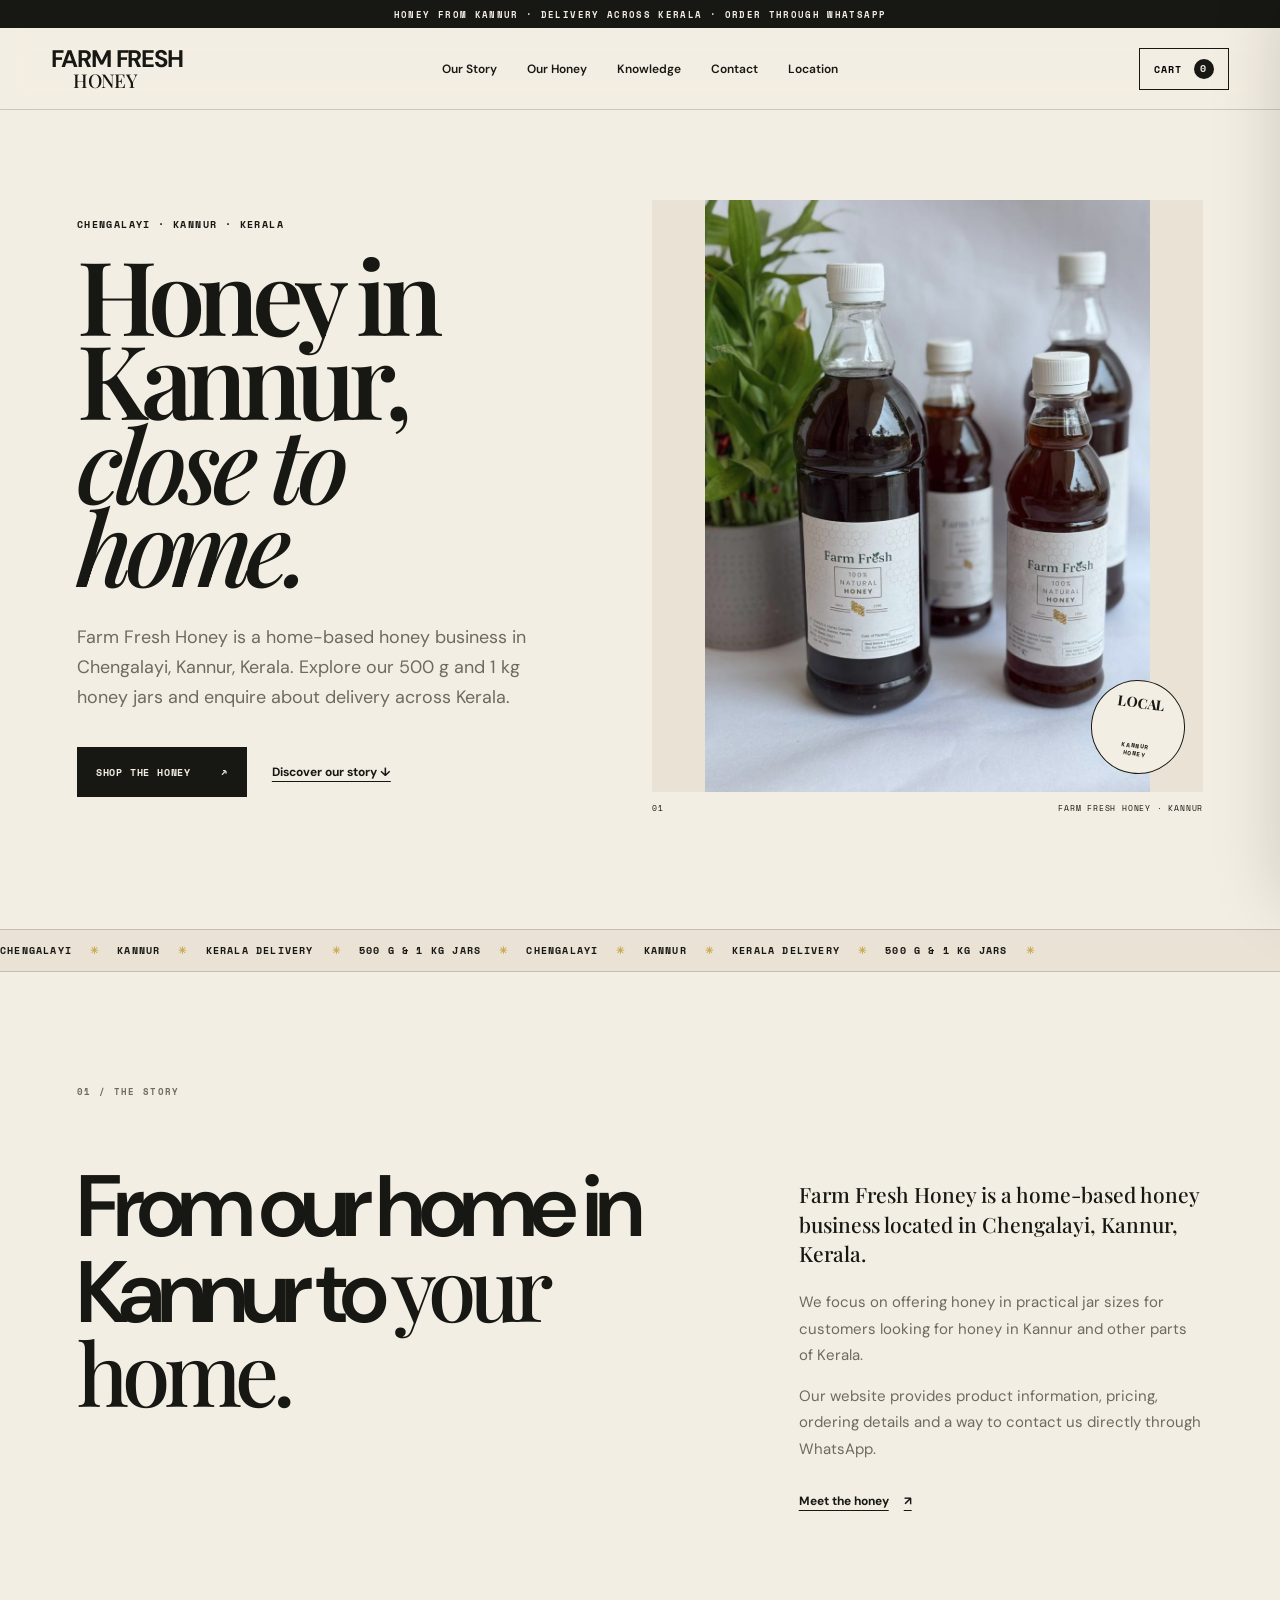
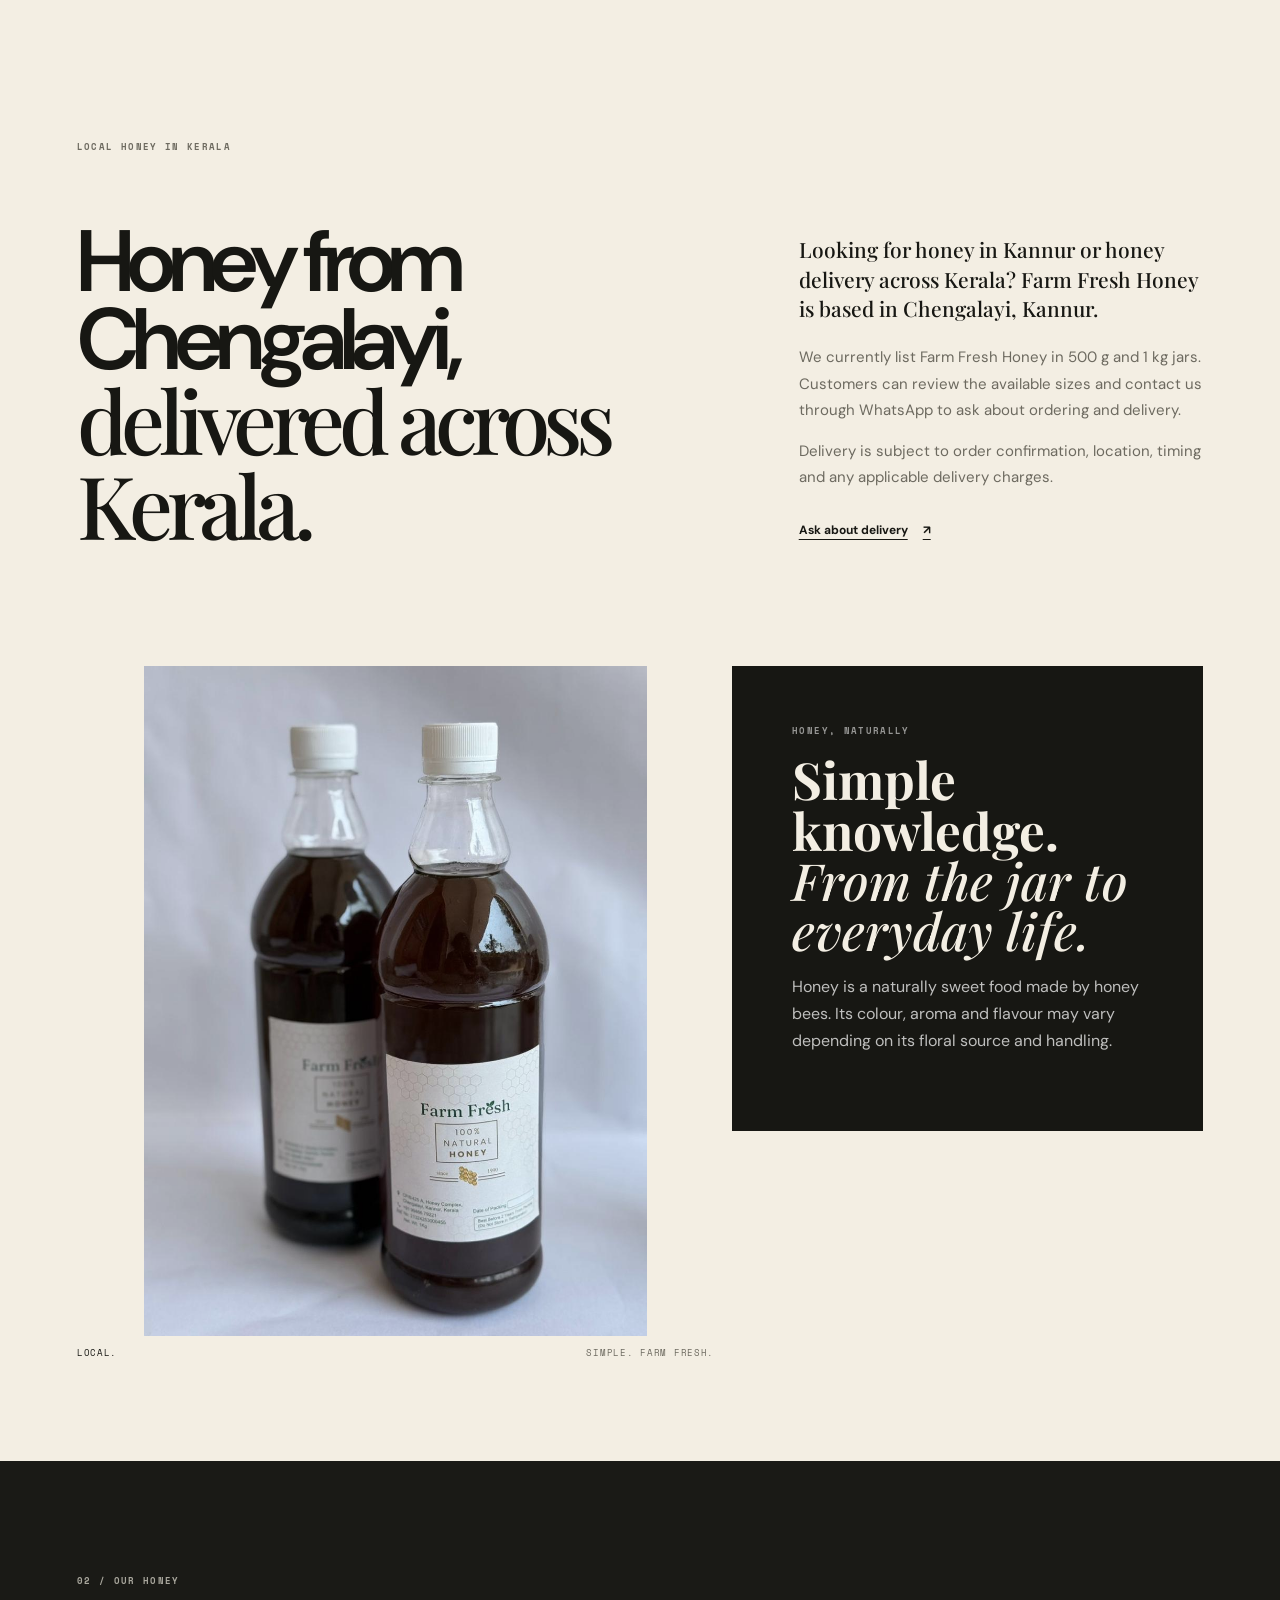
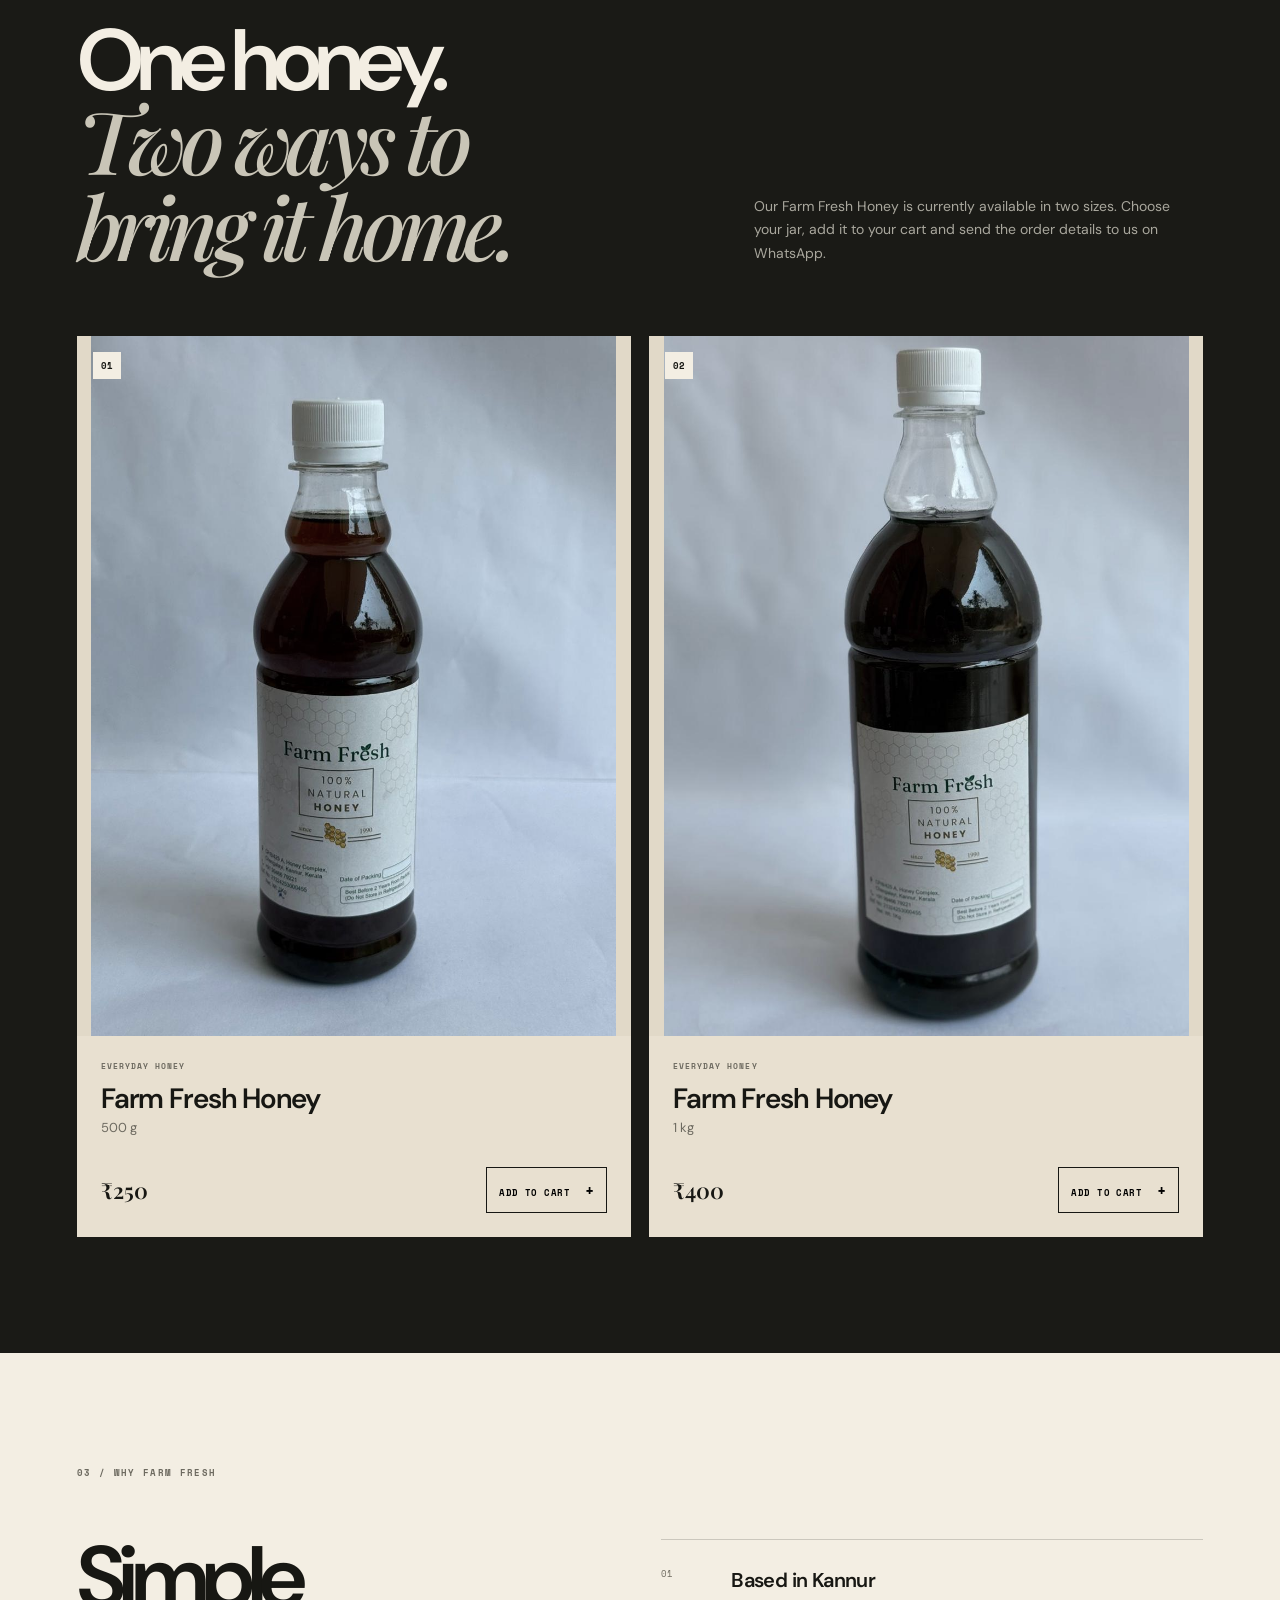
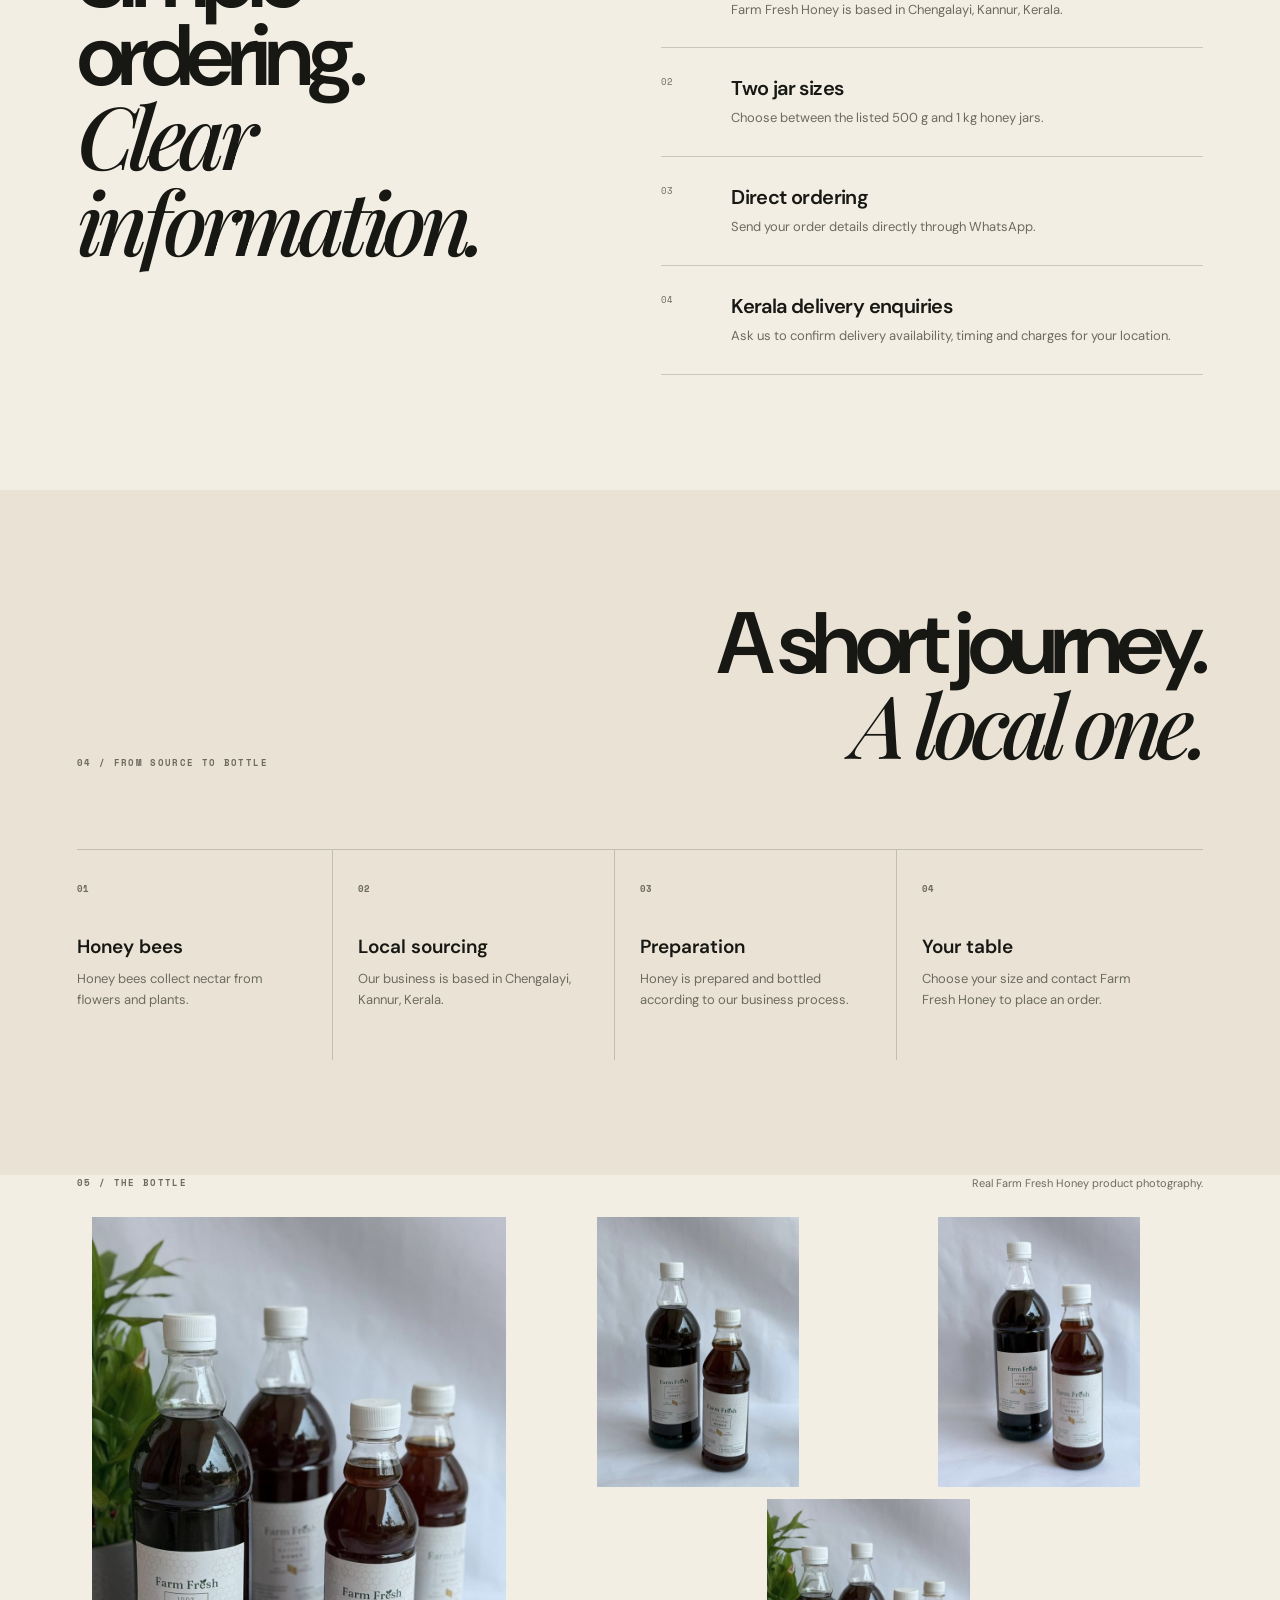
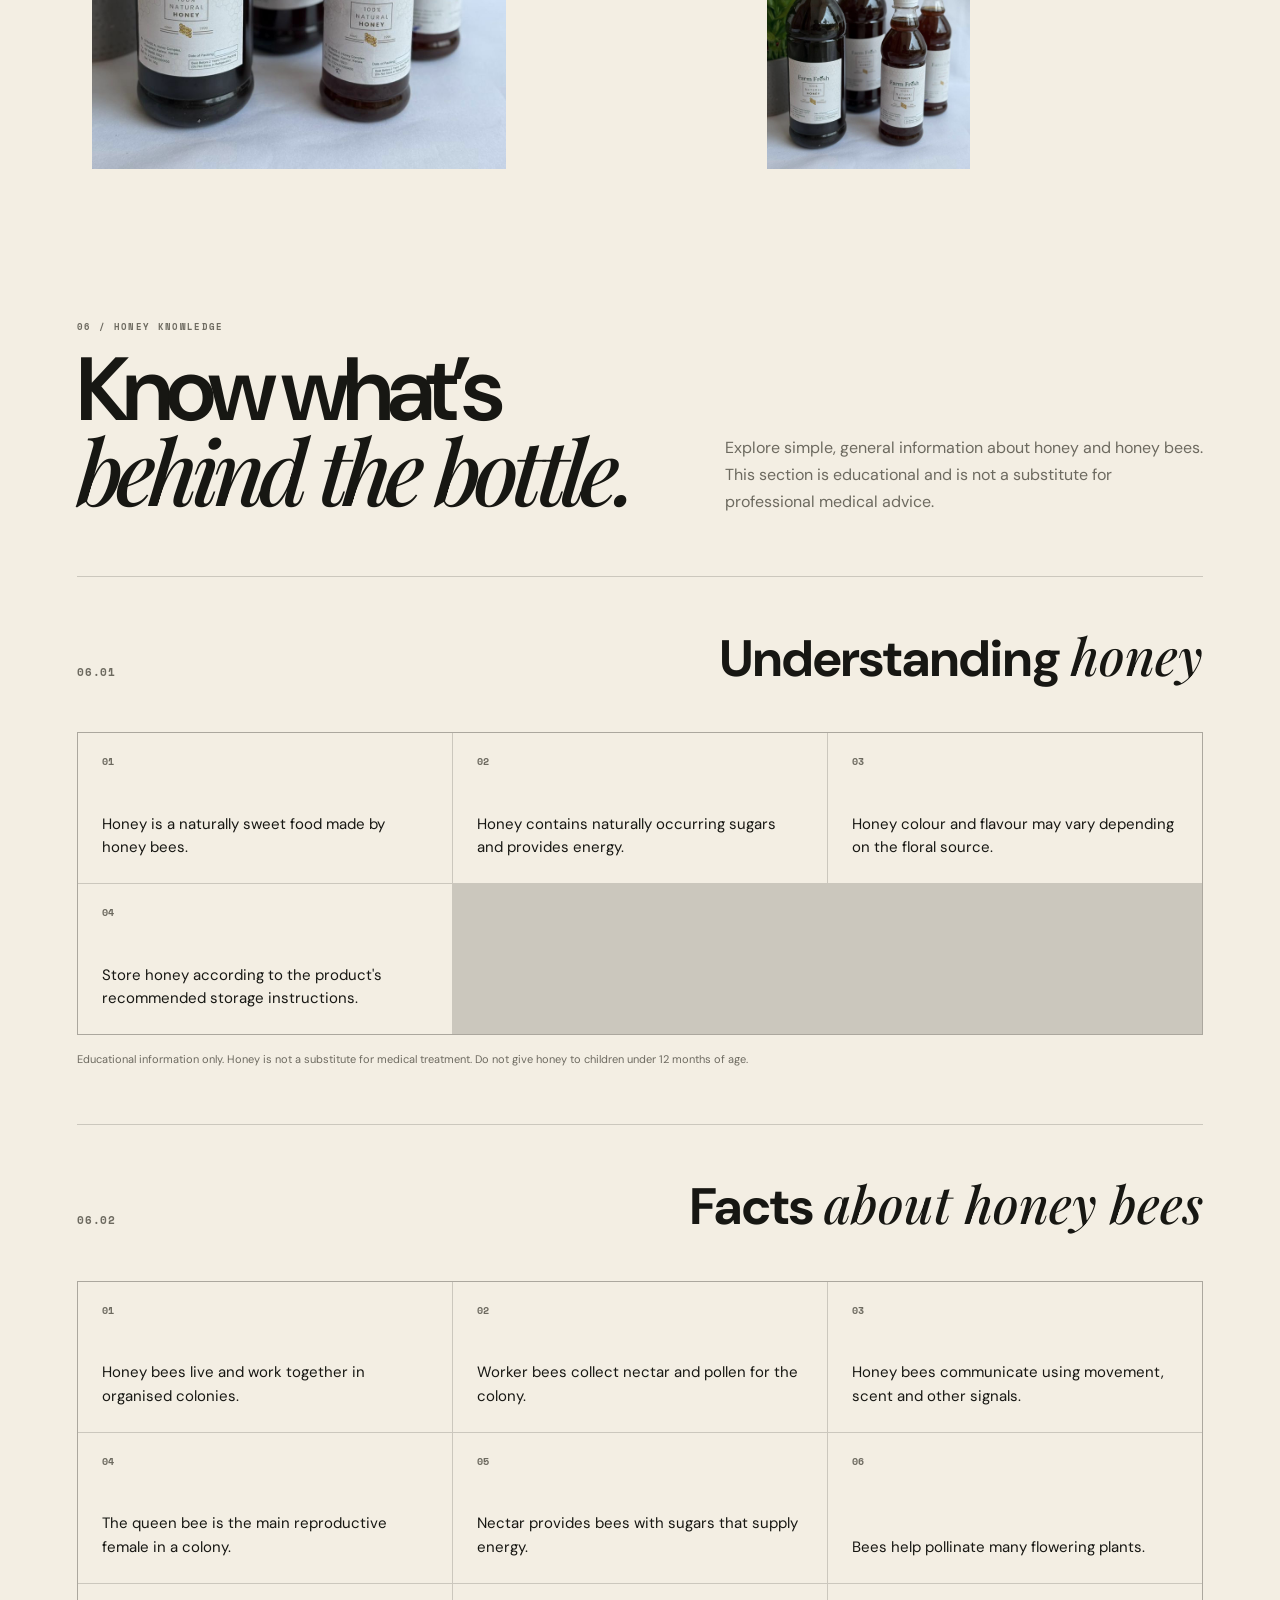
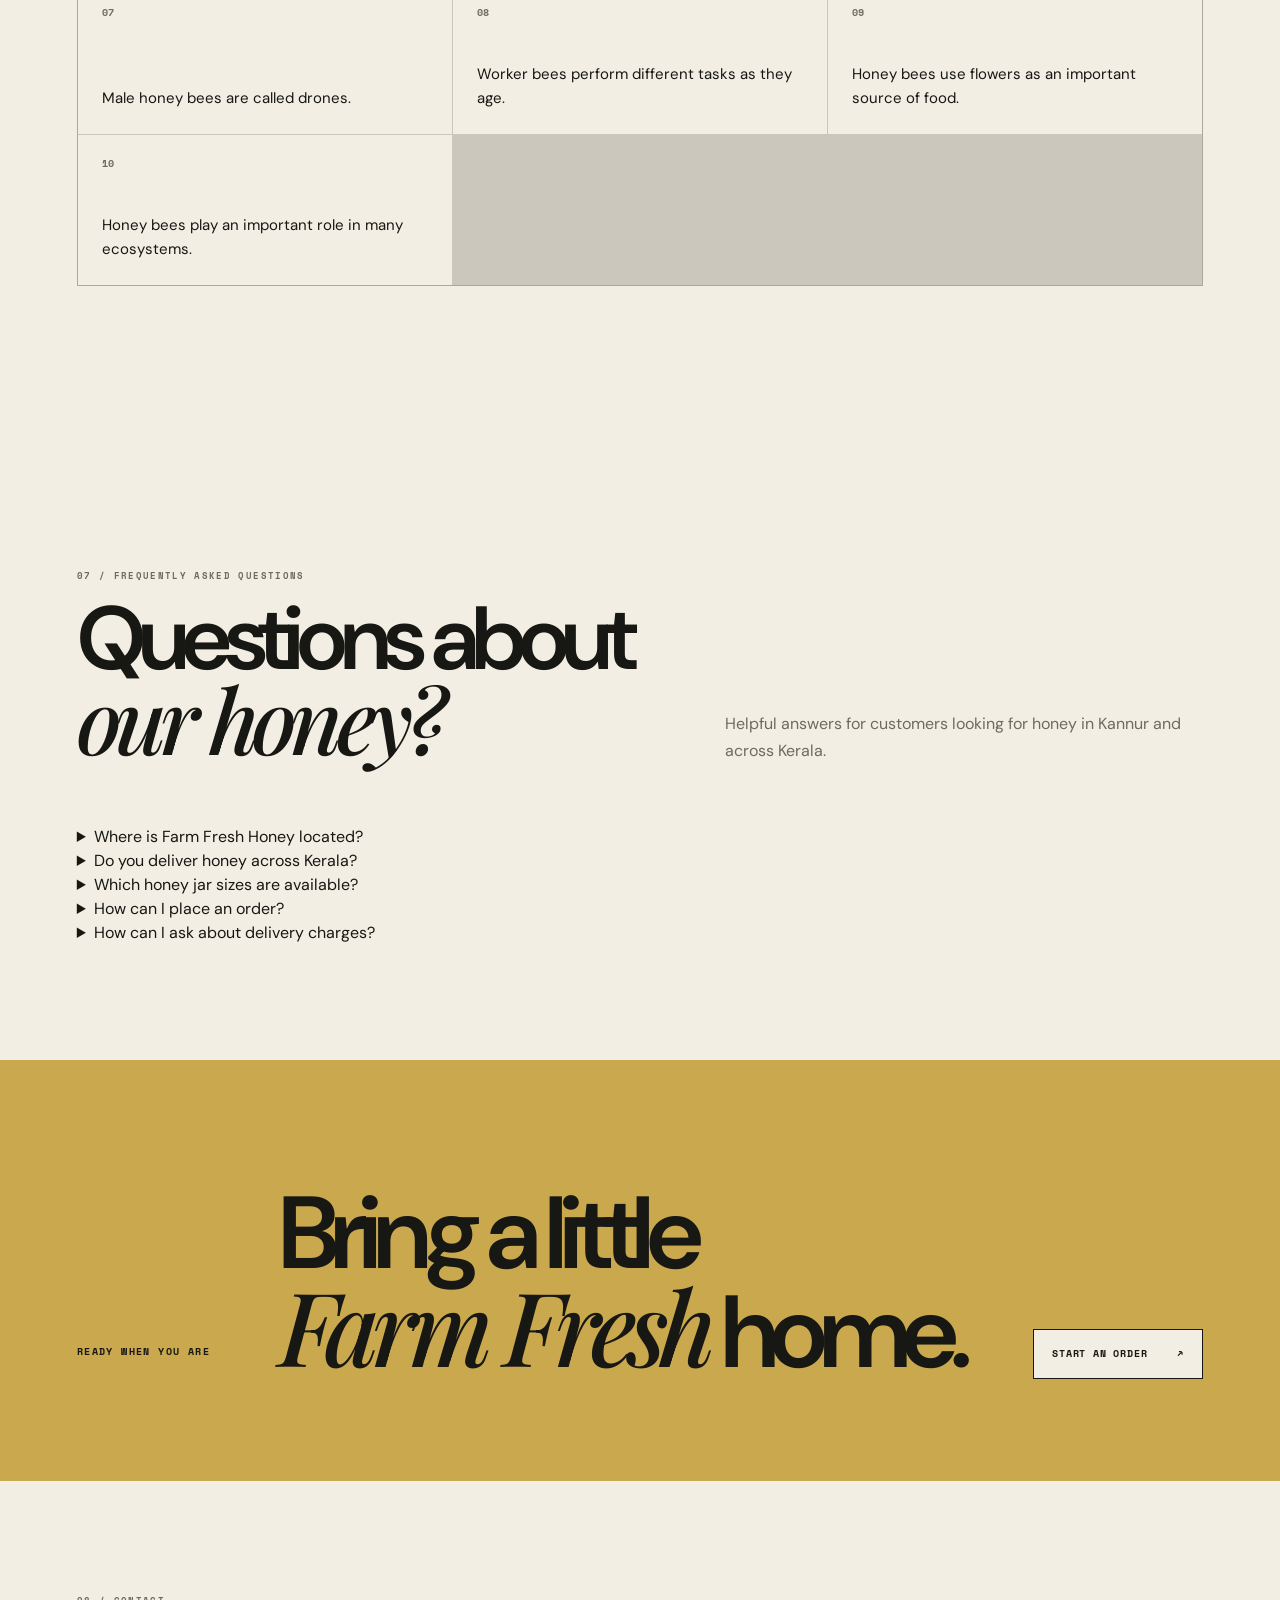
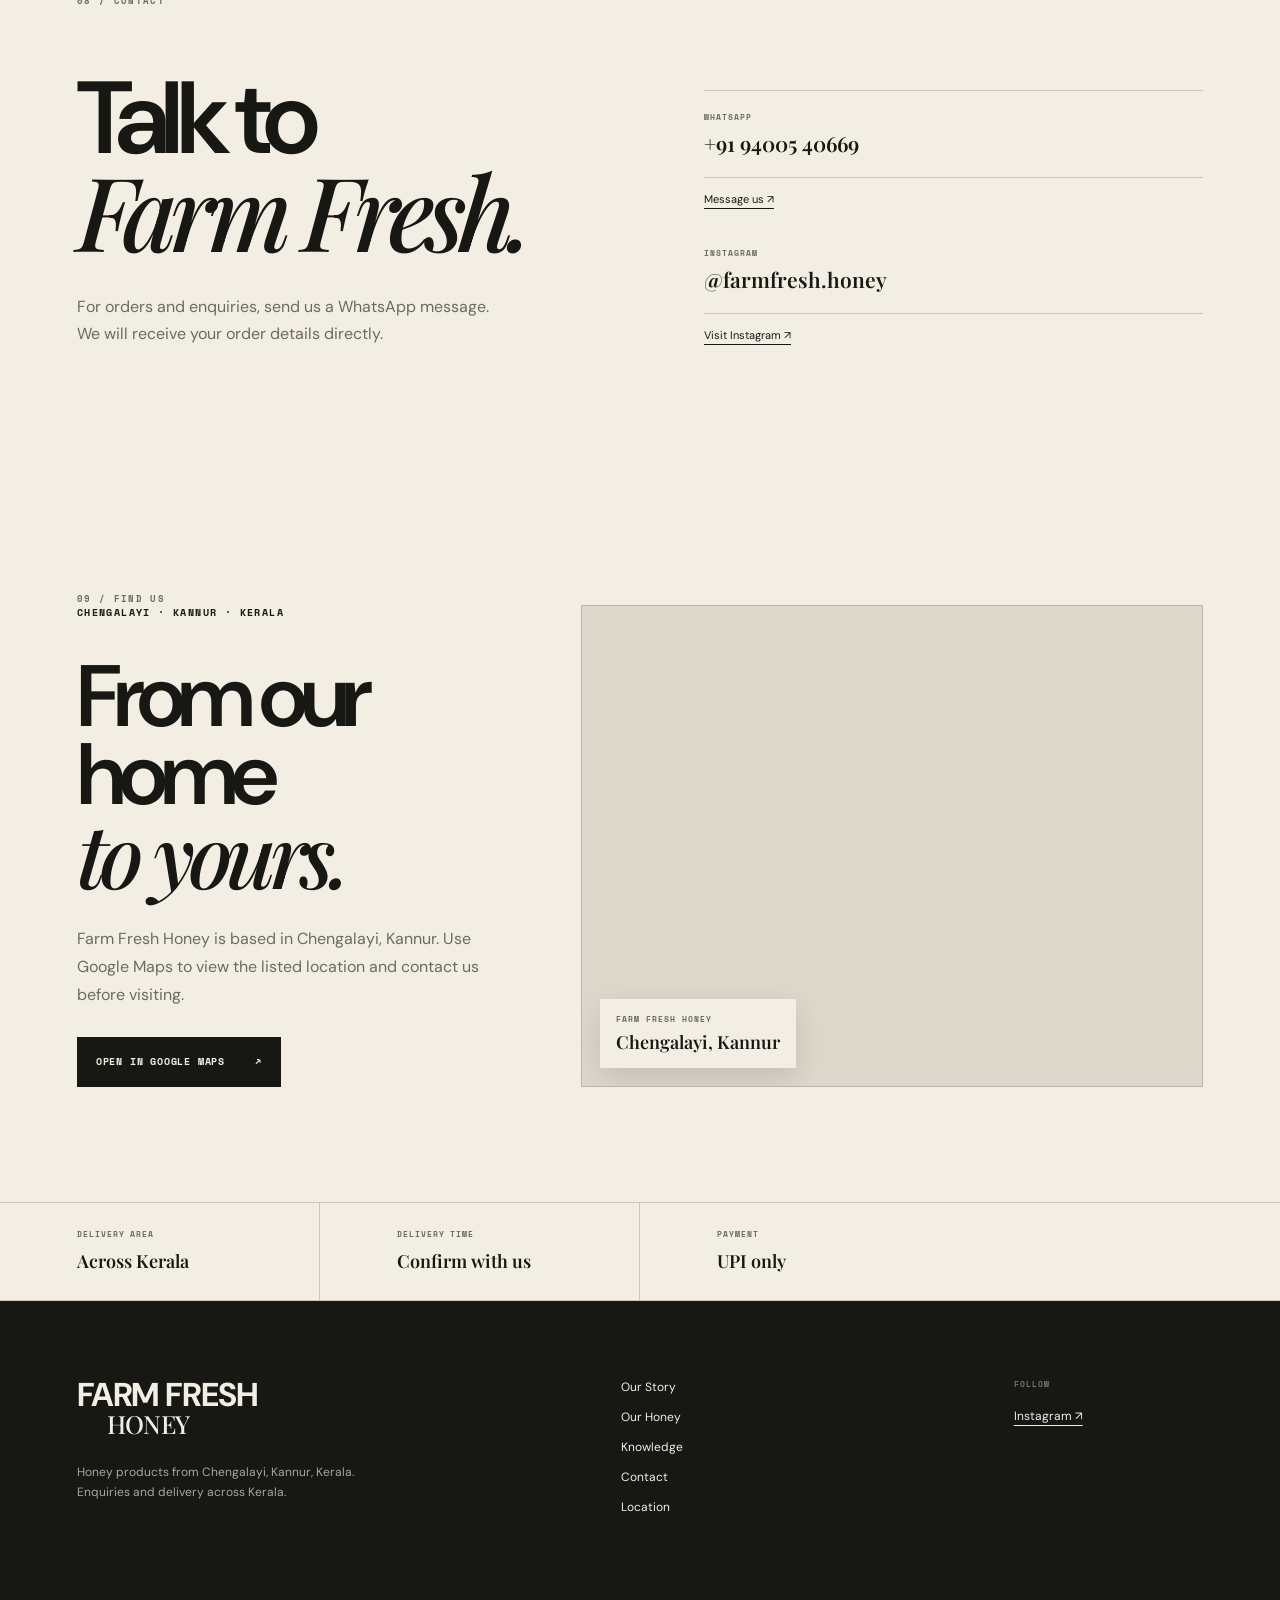
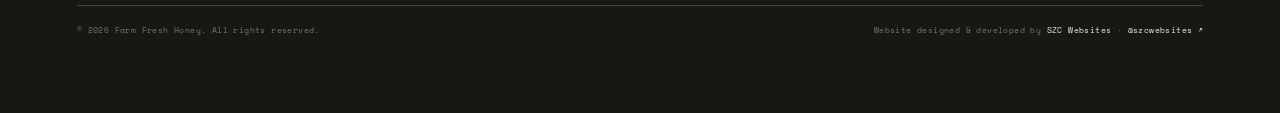
<file: index.html>
<!DOCTYPE html>
<html lang="en-IN">
<head>
  <meta charset="UTF-8">
  <meta name="viewport" content="width=device-width, initial-scale=1.0">

  <title>Farm Fresh Honey in Kannur, Kerala | Farm Fresh Honey</title>
  <meta name="description" content="Farm Fresh Honey is a home-based honey business in Chengalayi, Kannur, Kerala. Explore 500 g and 1 kg honey jars and enquire about delivery across Kerala.">
  <meta name="author" content="Farm Fresh Honey">
  <meta name="robots" content="index, follow, max-image-preview:large">
  <meta name="theme-color" content="#f5efe3">
  <meta name="format-detection" content="telephone=yes">

  <link rel="canonical" href="https://farmfreshhoney.szcwebsites.in/">

  <link rel="alternate" hreflang="en-in" href="https://farmfreshhoney.szcwebsites.in/">
  <link rel="alternate" hreflang="x-default" href="https://farmfreshhoney.szcwebsites.in/">

  <meta property="og:type" content="website">
  <meta property="og:site_name" content="Farm Fresh Honey">
  <meta property="og:title" content="Farm Fresh Honey in Kannur, Kerala">
  <meta property="og:description" content="Explore 500 g and 1 kg honey jars from Farm Fresh Honey in Chengalayi, Kannur. Enquire about delivery across Kerala.">
  <meta property="og:url" content="https://farmfreshhoney.szcwebsites.in/">
  <meta property="og:image" content="https://farmfreshhoney.szcwebsites.in/IMG_1383%202.JPG">
  <meta property="og:image:alt" content="Farm Fresh Honey product jars">

  <meta name="twitter:card" content="summary_large_image">
  <meta name="twitter:title" content="Farm Fresh Honey in Kannur, Kerala">
  <meta name="twitter:description" content="Explore Farm Fresh Honey products in Chengalayi, Kannur, and enquire about delivery across Kerala.">
  <meta name="twitter:image" content="https://farmfreshhoney.szcwebsites.in/IMG_1383%202.JPG">
  <meta name="twitter:image:alt" content="Farm Fresh Honey product jars">

  <link rel="preconnect" href="https://fonts.googleapis.com">
  <link rel="preconnect" href="https://fonts.gstatic.com" crossorigin>
  <link href="https://fonts.googleapis.com/css2?family=DM+Sans:wght@400;500;600;700&family=Playfair+Display:wght@500;600;700&family=Space+Mono:wght@400;700&display=swap" rel="stylesheet">
  <link rel="icon" type="image/svg+xml" href="farm-fresh-favicon.svg">
  <link rel="stylesheet" href="styles.css">

  <script type="application/ld+json">
  {
    "@context": "https://schema.org",
    "@graph": [
      {
        "@type": "Organization",
        "@id": "https://farmfreshhoney.szcwebsites.in/#organization",
        "name": "Farm Fresh Honey",
        "url": "https://farmfreshhoney.szcwebsites.in/",
        "logo": "https://farmfreshhoney.szcwebsites.in/IMG_1383%202.JPG",
        "sameAs": [
          "https://www.instagram.com/farmfresh.honey/"
        ]
      },
      {
        "@type": "LocalBusiness",
        "@id": "https://farmfreshhoney.szcwebsites.in/#business",
        "name": "Farm Fresh Honey",
        "url": "https://farmfreshhoney.szcwebsites.in/",
        "image": "https://farmfreshhoney.szcwebsites.in/IMG_1383%202.JPG",
        "telephone": "+91-94005-40669",
        "address": {
          "@type": "PostalAddress",
          "addressLocality": "Chengalayi",
          "addressRegion": "Kerala",
          "postalCode": "670631",
          "addressCountry": "IN"
        },
        "areaServed": [
          {
            "@type": "Place",
            "name": "Kannur, Kerala"
          },
          {
            "@type": "State",
            "name": "Kerala, India"
          }
        ],
        "contactPoint": {
          "@type": "ContactPoint",
          "telephone": "+91-94005-40669",
          "contactType": "customer service",
          "availableLanguage": [
            "English",
            "Malayalam"
          ]
        },
        "sameAs": [
          "https://www.instagram.com/farmfresh.honey/"
        ]
      },
      {
        "@type": "Product",
        "@id": "https://farmfreshhoney.szcwebsites.in/#honey-500",
        "name": "Farm Fresh Honey 500 g",
        "description": "500 g honey jar from Farm Fresh Honey in Chengalayi, Kannur, Kerala.",
        "image": [
          "https://farmfreshhoney.szcwebsites.in/IMG_1388.JPG"
        ],
        "brand": {
          "@type": "Brand",
          "name": "Farm Fresh Honey"
        },
        "offers": {
          "@type": "Offer",
          "url": "https://farmfreshhoney.szcwebsites.in/#honey",
          "priceCurrency": "INR",
          "price": "250",
          "availability": "https://schema.org/InStock",
          "itemCondition": "https://schema.org/NewCondition"
        }
      },
      {
        "@type": "Product",
        "@id": "https://farmfreshhoney.szcwebsites.in/#honey-1000",
        "name": "Farm Fresh Honey 1 kg",
        "description": "1 kg honey jar from Farm Fresh Honey in Chengalayi, Kannur, Kerala.",
        "image": [
          "https://farmfreshhoney.szcwebsites.in/IMG_1387.JPG"
        ],
        "brand": {
          "@type": "Brand",
          "name": "Farm Fresh Honey"
        },
        "offers": {
          "@type": "Offer",
          "url": "https://farmfreshhoney.szcwebsites.in/#honey",
          "priceCurrency": "INR",
          "price": "400",
          "availability": "https://schema.org/InStock",
          "itemCondition": "https://schema.org/NewCondition"
        }
      }
    ]
  }
  </script>
</head>

<body>
  <div class="announcement">
    HONEY FROM KANNUR · DELIVERY ACROSS KERALA · ORDER THROUGH WHATSAPP
  </div>

  <header class="site-header" id="top">
    <a class="brand" href="#top" aria-label="Farm Fresh Honey home">
      <span class="brand-main">FARM FRESH</span>
      <span class="brand-sub">HONEY</span>
    </a>

    <nav class="desktop-nav" aria-label="Primary navigation">
      <a href="#story">Our Story</a>
      <a href="#honey">Our Honey</a>
      <a href="#knowledge">Knowledge</a>
      <a href="#contact">Contact</a>
      <a href="#location">Location</a>
    </nav>

    <button class="cart-button" id="openCart" type="button" aria-label="Open shopping cart">
      Cart <span id="cartCount">0</span>
    </button>
  </header>

  <main id="main-content">
    <section class="hero section-pad" aria-labelledby="hero-title">
      <div class="hero-copy reveal">
        <p class="eyebrow">CHENGALAYI · KANNUR · KERALA</p>
        <h1 id="hero-title">Honey in Kannur, <em>close to home.</em></h1>
        <p class="hero-text">
          Farm Fresh Honey is a home-based honey business in Chengalayi, Kannur, Kerala.
          Explore our 500 g and 1 kg honey jars and enquire about delivery across Kerala.
        </p>

        <div class="hero-actions">
          <a class="button button-dark" href="#honey">
            Shop the honey <span>↗</span>
          </a>
          <a class="text-link" href="#story">Discover our story ↓</a>
        </div>
      </div>

      <div class="hero-visual reveal">
        <div class="hero-image-wrap">
          <img
            src="IMG_1383 2.JPG"
            alt="Farm Fresh Honey product jars"
            class="hero-image"
            width="1200"
            height="1600"
            fetchpriority="high"
            decoding="async">
          <div class="image-stamp">
            LOCAL<br>
            <span>KANNUR<br>HONEY</span>
          </div>
        </div>

        <div class="hero-caption">
          <span>01</span>
          <span>Farm Fresh Honey · Kannur</span>
        </div>
      </div>
    </section>

    <section class="marquee" aria-label="Farm Fresh Honey highlights">
      <div class="marquee-track">
        <span>CHENGALAYI</span><i>✳</i>
        <span>KANNUR</span><i>✳</i>
        <span>KERALA DELIVERY</span><i>✳</i>
        <span>500 G &amp; 1 KG JARS</span><i>✳</i>
        <span>CHENGALAYI</span><i>✳</i>
        <span>KANNUR</span><i>✳</i>
        <span>KERALA DELIVERY</span><i>✳</i>
        <span>500 G &amp; 1 KG JARS</span><i>✳</i>
      </div>
    </section>

    <section class="intro section-pad" id="story">
      <div class="section-number">01 / THE STORY</div>

      <div class="intro-grid">
        <h2>From our home in Kannur to <span>your home.</span></h2>

        <div class="intro-copy">
          <p class="lead">
            Farm Fresh Honey is a home-based honey business located in Chengalayi, Kannur, Kerala.
          </p>
          <p>
            We focus on offering honey in practical jar sizes for customers looking for
            honey in Kannur and other parts of Kerala.
          </p>
          <p>
            Our website provides product information, pricing, ordering details and a way
            to contact us directly through WhatsApp.
          </p>
          <a class="arrow-link" href="#honey">
            Meet the honey <span>↗</span>
          </a>
        </div>
      </div>
    </section>

    <section class="local-seo section-pad" id="local-honey">
      <div class="section-number">LOCAL HONEY IN KERALA</div>

      <div class="intro-grid">
        <h2>Honey from Chengalayi, <span>delivered across Kerala.</span></h2>

        <div class="intro-copy">
          <p class="lead">
            Looking for honey in Kannur or honey delivery across Kerala?
            Farm Fresh Honey is based in Chengalayi, Kannur.
          </p>
          <p>
            We currently list Farm Fresh Honey in 500 g and 1 kg jars.
            Customers can review the available sizes and contact us through WhatsApp
            to ask about ordering and delivery.
          </p>
          <p>
            Delivery is subject to order confirmation, location, timing and any
            applicable delivery charges.
          </p>
          <a class="arrow-link" href="#contact">
            Ask about delivery <span>↗</span>
          </a>
        </div>
      </div>
    </section>

    <section class="editorial-image section-pad-tight">
      <div class="editorial-grid">
        <figure class="editorial-photo tall reveal">
          <img
            src="IMG_1390.JPG"
            alt="Farm Fresh Honey jars"
            loading="lazy"
            decoding="async">
          <figcaption><span>Local.</span> Simple. Farm Fresh.</figcaption>
        </figure>

        <div class="editorial-info-card reveal">
          <div class="section-number">HONEY, NATURALLY</div>
          <h3>Simple knowledge.<br><em>From the jar to everyday life.</em></h3>
          <p>
            Honey is a naturally sweet food made by honey bees.
            Its colour, aroma and flavour may vary depending on its floral source
            and handling.
          </p>
        </div>
      </div>
    </section>

    <section class="products section-pad" id="honey" aria-labelledby="products-title">
      <div class="section-heading">
        <div>
          <div class="section-number">02 / OUR HONEY</div>
          <h2 id="products-title">One honey.<br><em>Two ways to bring it home.</em></h2>
        </div>

        <p>
          Our Farm Fresh Honey is currently available in two sizes.
          Choose your jar, add it to your cart and send the order details to us on WhatsApp.
        </p>
      </div>

      <div class="product-grid">
        <article
          class="product-card reveal"
          data-product-id="honey-500"
          data-name="Farm Fresh Honey"
          data-size="500 g"
          data-price="250">

          <div class="product-media">
            <span class="product-index">01</span>
            <img
              src="IMG_1388.JPG"
              alt="Farm Fresh Honey 500 g jar"
              loading="lazy"
              decoding="async">
          </div>

          <div class="product-info">
            <div>
              <p class="product-type">EVERYDAY HONEY</p>
              <h3>Farm Fresh Honey</h3>
              <p class="product-size">500 g</p>
            </div>

            <div class="product-bottom">
              <strong>₹250</strong>
              <button class="add-button" type="button" data-add="honey-500">
                Add to cart <span>+</span>
              </button>
            </div>
          </div>
        </article>

        <article
          class="product-card reveal"
          data-product-id="honey-1000"
          data-name="Farm Fresh Honey"
          data-size="1 kg"
          data-price="400">

          <div class="product-media">
            <span class="product-index">02</span>
            <img
              src="IMG_1387.JPG"
              alt="Farm Fresh Honey 1 kg jar"
              loading="lazy"
              decoding="async">
          </div>

          <div class="product-info">
            <div>
              <p class="product-type">EVERYDAY HONEY</p>
              <h3>Farm Fresh Honey</h3>
              <p class="product-size">1 kg</p>
            </div>

            <div class="product-bottom">
              <strong>₹400</strong>
              <button class="add-button" type="button" data-add="honey-1000">
                Add to cart <span>+</span>
              </button>
            </div>
          </div>
        </article>
      </div>
    </section>

    <section class="why section-pad">
      <div class="section-number">03 / WHY FARM FRESH</div>

      <div class="why-grid">
        <h2>Simple ordering.<br><em>Clear information.</em></h2>

        <div class="feature-list">
          <article>
            <span>01</span>
            <div>
              <h3>Based in Kannur</h3>
              <p>Farm Fresh Honey is based in Chengalayi, Kannur, Kerala.</p>
            </div>
          </article>

          <article>
            <span>02</span>
            <div>
              <h3>Two jar sizes</h3>
              <p>Choose between the listed 500 g and 1 kg honey jars.</p>
            </div>
          </article>

          <article>
            <span>03</span>
            <div>
              <h3>Direct ordering</h3>
              <p>Send your order details directly through WhatsApp.</p>
            </div>
          </article>

          <article>
            <span>04</span>
            <div>
              <h3>Kerala delivery enquiries</h3>
              <p>Ask us to confirm delivery availability, timing and charges for your location.</p>
            </div>
          </article>
        </div>
      </div>
    </section>

    <section class="process section-pad">
      <div class="process-header">
        <div class="section-number">04 / FROM SOURCE TO BOTTLE</div>
        <h2>A short journey.<br><em>A local one.</em></h2>
      </div>

      <div class="process-steps">
        <div class="step">
          <span>01</span>
          <h3>Honey bees</h3>
          <p>Honey bees collect nectar from flowers and plants.</p>
        </div>

        <div class="step">
          <span>02</span>
          <h3>Local sourcing</h3>
          <p>Our business is based in Chengalayi, Kannur, Kerala.</p>
        </div>

        <div class="step">
          <span>03</span>
          <h3>Preparation</h3>
          <p>Honey is prepared and bottled according to our business process.</p>
        </div>

        <div class="step">
          <span>04</span>
          <h3>Your table</h3>
          <p>Choose your size and contact Farm Fresh Honey to place an order.</p>
        </div>
      </div>
    </section>

    <section class="gallery section-pad-tight">
      <div class="gallery-top">
        <div class="section-number">05 / THE BOTTLE</div>
        <p>Real Farm Fresh Honey product photography.</p>
      </div>

      <div class="gallery-grid">
        <img src="IMG_1384.JPG" alt="Farm Fresh Honey product photograph" loading="lazy" decoding="async">
        <img src="IMG_1391.JPG" alt="Farm Fresh Honey bottle photograph" loading="lazy" decoding="async">
        <img src="IMG_1392.JPG" alt="Farm Fresh Honey two jar photograph" loading="lazy" decoding="async">
        <img src="IMG_1385.JPG" alt="Farm Fresh Honey collection photograph" loading="lazy" decoding="async">
      </div>
    </section>

    <section class="knowledge section-pad" id="knowledge">
      <div class="knowledge-intro">
        <div>
          <div class="section-number">06 / HONEY KNOWLEDGE</div>
          <h2>Know what’s<br><em>behind the bottle.</em></h2>
        </div>

        <p>
          Explore simple, general information about honey and honey bees.
          This section is educational and is not a substitute for professional medical advice.
        </p>
      </div>

      <div class="knowledge-block health-block">
        <div class="knowledge-title">
          <span>06.01</span>
          <h3>Understanding <em>honey</em></h3>
        </div>

        <div class="benefit-grid">
          <article>
            <span>01</span>
            <p>Honey is a naturally sweet food made by honey bees.</p>
          </article>

          <article>
            <span>02</span>
            <p>Honey contains naturally occurring sugars and provides energy.</p>
          </article>

          <article>
            <span>03</span>
            <p>Honey colour and flavour may vary depending on the floral source.</p>
          </article>

          <article>
            <span>04</span>
            <p>Store honey according to the product's recommended storage instructions.</p>
          </article>
        </div>

        <p class="knowledge-note">
          Educational information only. Honey is not a substitute for medical treatment.
          Do not give honey to children under 12 months of age.
        </p>
      </div>

      <div class="knowledge-block facts-block">
        <div class="knowledge-title">
          <span>06.02</span>
          <h3>Facts <em>about honey bees</em></h3>
        </div>

        <div class="facts-grid">
          <article>
            <span>01</span>
            <p>Honey bees live and work together in organised colonies.</p>
          </article>

          <article>
            <span>02</span>
            <p>Worker bees collect nectar and pollen for the colony.</p>
          </article>

          <article>
            <span>03</span>
            <p>Honey bees communicate using movement, scent and other signals.</p>
          </article>

          <article>
            <span>04</span>
            <p>The queen bee is the main reproductive female in a colony.</p>
          </article>

          <article>
            <span>05</span>
            <p>Nectar provides bees with sugars that supply energy.</p>
          </article>

          <article>
            <span>06</span>
            <p>Bees help pollinate many flowering plants.</p>
          </article>

          <article>
            <span>07</span>
            <p>Male honey bees are called drones.</p>
          </article>

          <article>
            <span>08</span>
            <p>Worker bees perform different tasks as they age.</p>
          </article>

          <article>
            <span>09</span>
            <p>Honey bees use flowers as an important source of food.</p>
          </article>

          <article>
            <span>10</span>
            <p>Honey bees play an important role in many ecosystems.</p>
          </article>
        </div>
      </div>
    </section>

    <section class="faq section-pad" id="faq">
      <div class="section-number">07 / FREQUENTLY ASKED QUESTIONS</div>

      <div class="knowledge-intro">
        <div>
          <h2>Questions about<br><em>our honey?</em></h2>
        </div>

        <p>
          Helpful answers for customers looking for honey in Kannur and across Kerala.
        </p>
      </div>

      <div class="faq-list">
        <details>
          <summary>Where is Farm Fresh Honey located?</summary>
          <p>
            Farm Fresh Honey is a home-based business in Chengalayi, Kannur, Kerala.
          </p>
        </details>

        <details>
          <summary>Do you deliver honey across Kerala?</summary>
          <p>
            We accept enquiries for delivery across Kerala. Contact us to confirm
            your location, delivery arrangements, timing and any applicable charges.
          </p>
        </details>

        <details>
          <summary>Which honey jar sizes are available?</summary>
          <p>
            Our website currently lists 500 g and 1 kg jars. Check the product section
            for the listed prices.
          </p>
        </details>

        <details>
          <summary>How can I place an order?</summary>
          <p>
            Add your preferred product to the cart and use the order form to send
            your details through WhatsApp.
          </p>
        </details>

        <details>
          <summary>How can I ask about delivery charges?</summary>
          <p>
            Send us your location through WhatsApp. We will confirm delivery availability,
            timing and any applicable charges before finalising the order.
          </p>
        </details>
      </div>
    </section>

    <section class="order-banner section-pad">
      <div class="order-banner-inner">
        <p class="eyebrow">READY WHEN YOU ARE</p>
        <h2>Bring a little<br><em>Farm Fresh</em> home.</h2>
        <button class="button button-light" id="orderFromBanner" type="button">
          Start an order <span>↗</span>
        </button>
      </div>
    </section>

    <section class="contact section-pad" id="contact">
      <div class="section-number">08 / CONTACT</div>

      <div class="contact-grid">
        <div>
          <h2>Talk to<br><em>Farm Fresh.</em></h2>
          <p>
            For orders and enquiries, send us a WhatsApp message.
            We will receive your order details directly.
          </p>
        </div>

        <div class="contact-card">
          <div>
            <span>WHATSAPP</span>
            <strong>+91 94005 40669</strong>
          </div>

          <a
            href="https://wa.me/919400540669"
            target="_blank"
            rel="noopener noreferrer"
            class="contact-action">
            Message us ↗
          </a>

          <div>
            <span>INSTAGRAM</span>
            <strong>@farmfresh.honey</strong>
          </div>

          <a
            href="https://www.instagram.com/farmfresh.honey/"
            target="_blank"
            rel="noopener noreferrer"
            class="contact-action">
            Visit Instagram ↗
          </a>
        </div>
      </div>
    </section>

    <section class="location section-pad" id="location">
      <div class="section-number">09 / FIND US</div>

      <div class="location-grid">
        <div class="location-copy">
          <p class="eyebrow">CHENGALAYI · KANNUR · KERALA</p>
          <h2>From our home<br><em>to yours.</em></h2>

          <p>
            Farm Fresh Honey is based in Chengalayi, Kannur.
            Use Google Maps to view the listed location and contact us before visiting.
          </p>

          <a
            class="button button-dark"
            href="https://www.google.com/maps/place/2FVG%2BQJM+Farm+Fresh+Honey,+Chengalayi,+Kerala+670631/@12.0444673,75.4765356,17z"
            target="_blank"
            rel="noopener noreferrer">
            Open in Google Maps <span>↗</span>
          </a>
        </div>

        <div class="map-card">
          <iframe
            title="Farm Fresh Honey location map"
            src="https://www.google.com/maps?q=12.0444673,75.4765356&z=17&output=embed"
            loading="lazy"
            referrerpolicy="no-referrer-when-downgrade">
          </iframe>

          <div class="map-label">
            <span>FARM FRESH HONEY</span>
            <strong>Chengalayi, Kannur</strong>
          </div>
        </div>
      </div>
    </section>

    <section class="delivery-strip">
      <div>
        <span>DELIVERY AREA</span>
        <strong>Across Kerala</strong>
      </div>

      <div>
        <span>DELIVERY TIME</span>
        <strong>Confirm with us</strong>
      </div>

      <div>
        <span>PAYMENT</span>
        <strong>UPI only</strong>
      </div>
    </section>
  </main>

<footer class="site-footer">
  <div class="footer-main">
    <div>
      <a class="brand footer-brand" href="#top">
        <span class="brand-main">FARM FRESH</span>
        <span class="brand-sub">HONEY</span>
      </a>

      <p>
        Honey products from Chengalayi, Kannur, Kerala.<br>
        Enquiries and delivery across Kerala.
      </p>
    </div>

    <div class="footer-links">
      <a href="#story">Our Story</a>
      <a href="#honey">Our Honey</a>
      <a href="#knowledge">Knowledge</a>
      <a href="#contact">Contact</a>
      <a href="#location">Location</a>
    </div>

    <div class="footer-social">
      <span>FOLLOW</span>
      <a
        href="https://www.instagram.com/farmfresh.honey/"
        target="_blank"
        rel="noopener noreferrer">
        Instagram ↗
      </a>
    </div>
  </div>

  <div class="footer-bottom">
    <span>
      © <span id="year"></span> Farm Fresh Honey. All rights reserved.
    </span>

    <div class="footer-credit">
      Website designed &amp; developed by
      <a
        href="https://szcwebsites.in"
        target="_blank"
        rel="noopener noreferrer">
        SZC Websites
      </a>
      ·
      <a
        href="https://www.instagram.com/shaazzakariyac/"
        target="_blank"
        rel="noopener noreferrer">
        @szcwebsites ↗
      </a>
    </div>
  </div>
</footer>

  <div class="overlay" id="overlay" hidden></div>

  <aside
    class="cart-drawer"
    id="cartDrawer"
    aria-label="Your order"
    aria-hidden="true">

    <div class="drawer-head">
      <div>
        <span class="section-number">YOUR ORDER</span>
        <h2>Cart <span id="drawerCount">0</span></h2>
      </div>

      <button
        class="icon-button"
        id="closeCart"
        type="button"
        aria-label="Close cart">
        ×
      </button>
    </div>

    <div class="cart-content">
      <div id="cartItems" class="cart-items"></div>

      <div class="empty-cart" id="emptyCart">
        <p>Your cart is ready. Choose a honey size above.</p>
        <button class="text-link" id="browseProducts" type="button">
          View the honey ↓
        </button>
      </div>

      <div class="cart-summary" id="cartSummary" hidden>
        <div>
          <span>Subtotal</span>
          <strong id="cartTotal">₹0</strong>
        </div>

        <div>
          <span>Delivery</span>
          <strong>Confirm</strong>
        </div>

        <div class="summary-total">
          <span>Total</span>
          <strong id="cartGrandTotal">₹0</strong>
        </div>
      </div>

      <form class="order-form" id="orderForm" hidden>
        <div class="form-heading">
          <span>02 / DELIVERY DETAILS</span>
          <h3>Where should we send it?</h3>
        </div>

        <label>
          Customer name
          <input
            id="customerName"
            name="name"
            type="text"
            autocomplete="name"
            placeholder="Your full name"
            required>
        </label>

        <label>
          Phone number
          <input
            id="customerPhone"
            name="phone"
            type="tel"
            inputmode="numeric"
            autocomplete="tel"
            placeholder="10-digit mobile number"
            pattern="[0-9]{10}"
            minlength="10"
            maxlength="10"
            required>
        </label>

        <div class="form-row">
          <label>
            State
            <select id="customerState" name="state" required>
              <option value="Kerala" selected>Kerala</option>
            </select>
          </label>

          <label>
            District
            <select id="customerDistrict" name="district" required>
              <option value="" selected disabled>Select district</option>
              <option>Alappuzha</option>
              <option>Ernakulam</option>
              <option>Idukki</option>
              <option>Kannur</option>
              <option>Kasaragod</option>
              <option>Kollam</option>
              <option>Kottayam</option>
              <option>Kozhikode</option>
              <option>Malappuram</option>
              <option>Palakkad</option>
              <option>Pathanamthitta</option>
              <option>Thiruvananthapuram</option>
              <option>Thrissur</option>
              <option>Wayanad</option>
            </select>
          </label>
        </div>

        <label>
          City / town
          <input
            id="customerCity"
            name="city"
            type="text"
            autocomplete="address-level2"
            placeholder="Enter your city or town"
            required>
        </label>

        <label>
          PIN code
          <input
            id="customerPin"
            name="pin"
            type="text"
            inputmode="numeric"
            autocomplete="postal-code"
            placeholder="6-digit PIN code"
            pattern="[0-9]{6}"
            minlength="6"
            maxlength="6"
            required>
        </label>

        <label>
          House name
          <input
            id="customerHouse"
            name="house"
            type="text"
            autocomplete="organization"
            placeholder="House name">
        </label>

        <label>
          Address line 1
          <input
            id="customerAddress1"
            name="address1"
            type="text"
            autocomplete="address-line1"
            placeholder="Street / road / locality"
            required>
        </label>

        <label>
          Address line 2
          <input
            id="customerAddress2"
            name="address2"
            type="text"
            autocomplete="address-line2"
            placeholder="Landmark / additional address details">
        </label>

        <div class="order-preview" id="orderPreview">
          <div class="order-preview-heading">
            <span>03 / ORDER PREVIEW</span>
            <strong>Review your order</strong>
          </div>

          <div class="order-preview-content" id="orderPreviewContent"></div>
        </div>

        <p class="form-note">
          Delivery is available across Kerala subject to confirmation.
          Payment is through UPI.
        </p>

        <button class="button button-dark full" type="submit">
          Proceed to WhatsApp <span>↗</span>
        </button>
      </form>
    </div>
  </aside>

  <button
    class="floating-order"
    id="floatingOrder"
    type="button"
    aria-label="Open cart">
    <span>Order</span>
    <b id="floatingCount">0</b>
  </button>

  <script src="script.js"></script>
</body>
</html>
</file>
<file: styles.css>
:root {
  --paper: #f3eee3;
  --paper-2: #eae3d5;
  --ink: #171713;
  --muted: #6d6a60;
  --line: rgba(23, 23, 19, .18);
  --accent: #c9a84e;
  --dark: #1a1a16;
  --white: #fffdf8;
  --radius: 2px;
  --serif: "Playfair Display", Georgia, serif;
  --sans: "DM Sans", Arial, sans-serif;
  --mono: "Space Mono", monospace;
}

* { box-sizing: border-box; }
html { scroll-behavior: smooth; }
body { margin: 0; background: var(--paper); color: var(--ink); font-family: var(--sans); line-height: 1.5; overflow-x: hidden; }
body.no-scroll { overflow: hidden; }
a { color: inherit; text-decoration: none; }
button, input, textarea { font: inherit; }
button { cursor: pointer; }
img { display: block; max-width: 100%; }

.announcement { height: 28px; background: var(--ink); color: var(--paper); display: flex; align-items: center; justify-content: center; font: 700 9px/1 var(--mono); letter-spacing: .15em; white-space: nowrap; overflow: hidden; }
.site-header { position: sticky; top: 0; z-index: 30; height: 82px; display: grid; grid-template-columns: 1fr auto 1fr; align-items: center; padding: 0 4vw; background: rgba(243,238,227,.92); border-bottom: 1px solid var(--line); backdrop-filter: blur(12px); }
.brand { display: inline-flex; flex-direction: column; width: max-content; line-height: .82; letter-spacing: -.07em; }
.brand-main { font: 700 24px/1 var(--sans); }
.brand-sub { font: 500 19px/1.05 var(--serif); letter-spacing: -.03em; margin-left: 22px; }
.desktop-nav { display: flex; gap: 30px; justify-content: center; font-size: 12px; font-weight: 600; }
.desktop-nav a { position: relative; }
.desktop-nav a::after { content: ""; position: absolute; left: 0; bottom: -5px; width: 100%; height: 1px; transform: scaleX(0); transform-origin: right; background: var(--ink); transition: transform .3s ease; }
.desktop-nav a:hover::after { transform: scaleX(1); transform-origin: left; }
.cart-button { justify-self: end; border: 1px solid var(--ink); background: transparent; padding: 10px 14px; font: 700 10px var(--mono); text-transform: uppercase; letter-spacing: .1em; }
.cart-button span { display: inline-grid; place-items: center; min-width: 20px; height: 20px; margin-left: 5px; background: var(--ink); color: var(--paper); border-radius: 50%; }

.section-pad { padding: 9vw 6vw; }
.section-pad-tight { padding: 0 6vw 8vw; }
.section-number { font: 700 9px/1.2 var(--mono); letter-spacing: .15em; color: var(--muted); }
.eyebrow { margin: 0 0 20px; font: 700 10px var(--mono); letter-spacing: .14em; }

.hero { min-height: calc(100vh - 110px); display: grid; grid-template-columns: .95fr 1.05fr; gap: 6vw; align-items: center; padding-top: 7vw; }
.hero-copy { max-width: 660px; }
h1, h2, h3, p { margin-top: 0; }
h1 { font: 600 clamp(58px, 8vw, 130px)/.82 var(--serif); letter-spacing: -.07em; margin: 0 0 36px; }
h1 em, h2 em { font-family: var(--serif); font-weight: 500; }
.hero-text { max-width: 510px; color: var(--muted); font-size: clamp(15px, 1.4vw, 18px); line-height: 1.65; }
.hero-actions { display: flex; align-items: center; gap: 25px; margin-top: 35px; }
.button { border: 1px solid var(--ink); padding: 15px 18px; min-height: 50px; display: inline-flex; align-items: center; justify-content: space-between; gap: 30px; font: 700 10px var(--mono); text-transform: uppercase; letter-spacing: .08em; transition: transform .25s ease, background .25s ease, color .25s ease; }
.button:hover { transform: translateY(-3px); }
.button-dark { background: var(--ink); color: var(--paper); }
.button-light { background: var(--paper); color: var(--ink); }
.text-link, .arrow-link { border: 0; background: none; padding: 0; font-size: 12px; font-weight: 700; text-decoration: underline; text-underline-offset: 5px; }
.hero-visual { position: relative; }
.hero-image-wrap { position: relative; overflow: hidden; background: var(--paper-2); aspect-ratio: .93 / 1; }
.hero-image { width: 100%; height: 100%; object-fit: contain; filter: saturate(.82); transition: transform .8s cubic-bezier(.2,.7,.2,1); }
.hero-image-wrap:hover .hero-image { transform: scale(1.035); }
.image-stamp { position: absolute; right: 18px; bottom: 18px; width: 94px; height: 94px; border-radius: 50%; background: var(--paper); border: 1px solid var(--ink); display: grid; place-items: center; text-align: center; font: 700 14px/.9 var(--serif); transform: rotate(8deg); }
.image-stamp span { font: 700 6px/1.2 var(--mono); letter-spacing: .1em; }
.hero-caption { display: flex; justify-content: space-between; margin-top: 10px; font: 8px var(--mono); letter-spacing: .1em; text-transform: uppercase; }

.marquee { overflow: hidden; border-top: 1px solid var(--line); border-bottom: 1px solid var(--line); padding: 13px 0; background: var(--paper-2); }
.marquee-track { width: max-content; display: flex; gap: 18px; align-items: center; animation: marquee 28s linear infinite; font: 700 10px var(--mono); letter-spacing: .12em; }
.marquee-track i { font-style: normal; color: var(--accent); }
@keyframes marquee { to { transform: translateX(-50%); } }

.intro { background: var(--paper); }
.intro-grid { display: grid; grid-template-columns: 1.2fr .8fr; gap: 9vw; margin-top: 70px; }
h2 { font: 600 clamp(45px, 6.8vw, 98px)/.9 var(--sans); letter-spacing: -.075em; margin-bottom: 0; }
.intro-grid h2 span { font-family: var(--serif); font-weight: 500; }
.intro-copy { padding-top: 12px; max-width: 540px; }
.intro-copy p { color: var(--muted); font-size: 15px; line-height: 1.75; }
.intro-copy .lead { color: var(--ink); font: 500 21px/1.4 var(--serif); }
.arrow-link { display: inline-flex; gap: 15px; margin-top: 15px; }

.editorial-grid { display: grid; grid-template-columns: 1.15fr .85fr; gap: 18px; align-items: start; }
.editorial-photo { margin: 0; }
.editorial-photo img { width: 100%; height: 420px; object-fit: contain; filter: saturate(.85); }
.editorial-photo.tall img { height: 670px; }
.editorial-photo figcaption { display: flex; justify-content: space-between; gap: 15px; margin-top: 10px; font: 9px var(--mono); color: var(--muted); text-transform: uppercase; letter-spacing: .08em; }
.editorial-photo figcaption span { color: var(--ink); }

.products { background: var(--dark); color: var(--paper); }
.products .section-number, .products .section-heading > p { color: #a9a79d; }
.section-heading { display: grid; grid-template-columns: 1.1fr .9fr; gap: 10vw; align-items: end; margin-bottom: 65px; }
.section-heading h2 { margin-top: 35px; }
.section-heading h2 em { color: #c9c5b7; }
.section-heading > p { max-width: 430px; line-height: 1.7; font-size: 14px; margin: 0 0 5px; }
.product-grid { display: grid; grid-template-columns: repeat(2, 1fr); gap: 18px; }
.product-card { background: #e8e0d0; color: var(--ink); }
.product-media { position: relative; height: min(58vw, 700px); overflow: hidden; background: #e1d9c8; }
.product-media img { width: 100%; height: 100%; object-fit: contain; transition: transform .6s ease; filter: saturate(.8); }
.product-card:hover .product-media img { transform: scale(1.04); }
.product-index { position: absolute; top: 16px; left: 16px; z-index: 2; font: 700 9px var(--mono); padding: 7px 8px; background: var(--paper); }
.product-info { padding: 24px; }
.product-type { font: 700 8px var(--mono); letter-spacing: .13em; color: var(--muted); margin-bottom: 13px; }
.product-info h3 { font: 600 28px/1 var(--sans); letter-spacing: -.04em; margin-bottom: 5px; }
.product-size { margin: 0; color: var(--muted); font-size: 13px; }
.product-bottom { display: flex; align-items: center; justify-content: space-between; gap: 15px; margin-top: 30px; }
.product-bottom strong { font: 600 22px var(--serif); }
.add-button { border: 1px solid var(--ink); background: transparent; padding: 11px 12px; font: 700 9px var(--mono); text-transform: uppercase; letter-spacing: .05em; }
.add-button:hover { background: var(--ink); color: var(--paper); }
.add-button span { font-size: 15px; margin-left: 8px; }

.why-grid { display: grid; grid-template-columns: .9fr 1.1fr; gap: 11vw; margin-top: 60px; }
.why h2 em { font-family: var(--serif); }
.feature-list { border-top: 1px solid var(--line); }
.feature-list article { display: grid; grid-template-columns: 50px 1fr; gap: 20px; padding: 27px 0; border-bottom: 1px solid var(--line); }
.feature-list article > span { font: 9px var(--mono); color: var(--muted); }
.feature-list h3 { font: 600 20px var(--sans); letter-spacing: -.03em; margin-bottom: 7px; }
.feature-list p { color: var(--muted); font-size: 13px; max-width: 520px; margin: 0; line-height: 1.6; }

.process { background: var(--paper-2); }
.process-header { display: flex; justify-content: space-between; align-items: flex-end; gap: 40px; }
.process-header h2 { text-align: right; }
.process-header h2 em { font-family: var(--serif); }
.process-steps { display: grid; grid-template-columns: repeat(4,1fr); border-top: 1px solid var(--line); margin-top: 80px; }
.step { padding: 25px 25px 0 0; min-height: 210px; border-right: 1px solid var(--line); margin-right: 25px; }
.step:last-child { border-right: 0; margin-right: 0; }
.step > span { font: 700 9px var(--mono); color: var(--muted); }
.step h3 { margin: 35px 0 10px; font: 600 19px var(--sans); }
.step p { color: var(--muted); font-size: 13px; line-height: 1.6; max-width: 230px; }

.gallery-top { display: flex; justify-content: space-between; align-items: center; margin-bottom: 25px; }
.gallery-top p { margin: 0; color: var(--muted); font-size: 11px; }
.gallery-grid { display: grid; grid-template-columns: 1.15fr .85fr .85fr; grid-auto-rows: 270px; gap: 12px; }
.gallery-grid img { width: 100%; height: 100%; object-fit: contain; filter: saturate(.82); }
.gallery-grid img:first-child { grid-row: span 2; }
.gallery-grid img:last-child { grid-column: span 2; object-position: center 44%; }

.knowledge { padding-top: 4vw; }
.knowledge-card { display: grid; grid-template-columns: .8fr 1.2fr; gap: 5vw; background: #e9e1d1; padding: 5vw; align-items: center; }
.knowledge-card h2 { margin: 30px 0 25px; }
.knowledge-card p { color: var(--muted); max-width: 430px; line-height: 1.7; font-size: 14px; }


.order-banner { background: var(--accent); padding-top: 8vw; padding-bottom: 8vw; }
.order-banner-inner { display: flex; align-items: flex-end; justify-content: space-between; gap: 30px; }
.order-banner h2 { margin: 25px 0 0; font-size: clamp(55px, 8vw, 115px); }
.order-banner h2 em { font-family: var(--serif); }

.contact-grid { display: grid; grid-template-columns: 1fr 1fr; gap: 10vw; margin-top: 65px; align-items: end; }
.contact h2 { font-size: clamp(55px, 8vw, 120px); }
.contact > .section-number { margin-bottom: 0; }
.contact-grid > div:first-child p { max-width: 420px; color: var(--muted); line-height: 1.7; margin-top: 30px; }
.contact-card { border-top: 1px solid var(--line); }
.contact-card > div { display: flex; flex-direction: column; gap: 6px; padding: 20px 0; border-bottom: 1px solid var(--line); }
.contact-card span { font: 700 8px var(--mono); color: var(--muted); letter-spacing: .13em; }
.contact-card strong { font: 600 21px var(--serif); }
.contact-action { display: block; padding: 13px 0 20px; font-size: 11px; text-decoration: underline; text-underline-offset: 5px; }


.location-grid { display:grid; grid-template-columns: .8fr 1.2fr; gap: 7vw; align-items: stretch; }
.location-copy { display:flex; flex-direction:column; align-items:flex-start; justify-content:center; }
.location-copy h2 { margin: 18px 0 25px; }
.location-copy > p:not(.eyebrow) { max-width: 470px; color: var(--muted); line-height: 1.75; margin-bottom: 28px; }
.map-card { position:relative; min-height: 480px; background:#ddd8cb; overflow:hidden; border:1px solid var(--line); }
.map-card iframe { width:100%; height:100%; min-height:480px; border:0; display:block; filter: grayscale(.85) contrast(.95); }
.map-label { position:absolute; left:18px; bottom:18px; background:var(--paper); padding:14px 16px; box-shadow:0 10px 30px rgba(0,0,0,.12); display:flex; flex-direction:column; gap:5px; }
.map-label span { font:700 8px var(--mono); letter-spacing:.12em; color:var(--muted); }
.map-label strong { font:600 18px var(--serif); }

.delivery-strip { display: grid; grid-template-columns: repeat(4,1fr); border-top: 1px solid var(--line); border-bottom: 1px solid var(--line); }
.delivery-strip div { padding: 25px 6vw; border-right: 1px solid var(--line); }
.delivery-strip div:last-child { border-right: 0; }
.delivery-strip span { display: block; font: 700 8px var(--mono); letter-spacing: .12em; color: var(--muted); margin-bottom: 9px; }
.delivery-strip strong { font: 600 18px var(--serif); }

.site-footer { background: var(--ink); color: var(--paper); padding: 6vw; }
.footer-main { display: grid; grid-template-columns: 1.2fr .8fr .5fr; gap: 7vw; padding-bottom: 7vw; }
.footer-brand .brand-main { font-size: 33px; }
.footer-brand .brand-sub { font-size: 25px; margin-left: 30px; }
.footer-main p { color: #a9a79d; font-size: 12px; line-height: 1.7; margin-top: 25px; }
.footer-links, .footer-social { display: flex; flex-direction: column; gap: 12px; font-size: 12px; }
.footer-social span { font: 700 8px var(--mono); color: #77766f; letter-spacing: .14em; margin-bottom: 5px; }
.footer-social a { text-decoration: underline; text-underline-offset: 5px; }
.footer-bottom { border-top: 1px solid rgba(243,238,227,.2); padding-top: 18px; display: flex; justify-content: space-between; gap: 20px; color: #77766f; font: 8px var(--mono); letter-spacing: .05em; }
.footer-bottom a { color: var(--paper); }

.overlay { position: fixed; inset: 0; z-index: 50; background: rgba(0,0,0,.45); backdrop-filter: blur(3px); }
.cart-drawer { position: fixed; z-index: 60; top: 0; right: 0; width: min(520px, 100vw); height: 100dvh; background: var(--paper); transform: translateX(105%); transition: transform .45s cubic-bezier(.2,.75,.2,1); display: flex; flex-direction: column; box-shadow: -20px 0 70px rgba(0,0,0,.18); }
.cart-drawer.open { transform: translateX(0); }
.drawer-head { display: flex; align-items: flex-start; justify-content: space-between; padding: 28px; border-bottom: 1px solid var(--line); }
.drawer-head h2 { font-size: 48px; margin-top: 18px; }
.drawer-head h2 span { font: 10px var(--mono); vertical-align: top; margin-left: 5px; }
.icon-button { width: 40px; height: 40px; border: 1px solid var(--ink); background: transparent; font-size: 25px; line-height: 1; }
.cart-content { overflow-y: auto; padding: 25px 28px 40px; }
/* Text-based honey knowledge sections */
.editorial-info-card {
  min-height: 420px;
  padding: clamp(28px, 5vw, 60px);
  display: flex;
  flex-direction: column;
  justify-content: center;
  background: var(--ink);
  color: var(--paper);
}
.editorial-info-card .section-number { color: rgba(255,255,255,.55); }
.editorial-info-card h3 { font-family: var(--serif); font-size: clamp(34px, 4vw, 62px); line-height: .98; margin: 18px 0; }
.editorial-info-card h3 em { font-weight: 500; }
.editorial-info-card p { max-width: 540px; color: rgba(255,255,255,.72); line-height: 1.7; }

.knowledge-intro { display: grid; grid-template-columns: 1fr .8fr; gap: 50px; align-items: end; margin-bottom: 60px; }
.knowledge-intro h2 { font-size: clamp(48px, 7vw, 100px); line-height: .88; margin: 18px 0 0; }
.knowledge-intro h2 em { font-family: var(--serif); font-weight: 500; }
.knowledge-intro > p { color: var(--muted); line-height: 1.7; max-width: 500px; margin: 0; }
.knowledge-block { border-top: 1px solid var(--line); padding: 40px 0 55px; }
.knowledge-title { display: flex; justify-content: space-between; gap: 30px; align-items: baseline; margin-bottom: 35px; }
.knowledge-title > span { font: 700 11px/1 var(--mono); letter-spacing: .08em; color: var(--muted); }
.knowledge-title h3 { font-size: clamp(32px, 4vw, 56px); margin: 0; text-align: right; }
.knowledge-title h3 em { font-family: var(--serif); font-weight: 500; }
.benefit-grid, .facts-grid { display: grid; grid-template-columns: repeat(3, 1fr); gap: 1px; background: var(--line); border: 1px solid var(--line); }
.benefit-grid article, .facts-grid article { background: var(--paper); min-height: 150px; padding: 24px; display: flex; flex-direction: column; justify-content: space-between; }
.benefit-grid article > span, .facts-grid article > span { font: 700 10px/1 var(--mono); color: var(--muted); }
.benefit-grid p, .facts-grid p { margin: 25px 0 0; line-height: 1.55; font-size: 15px; }
.benefit-grid strong, .facts-grid strong { font-weight: 700; }
.knowledge-note { margin: 16px 0 0; color: var(--muted); font-size: 11px; line-height: 1.6; }

@media (max-width: 900px) {
  .knowledge-intro { grid-template-columns: 1fr; gap: 24px; }
  .knowledge-title { align-items: flex-start; flex-direction: column; }
  .knowledge-title h3 { text-align: left; }
  .benefit-grid, .facts-grid { grid-template-columns: repeat(2, 1fr); }
}
@media (max-width: 560px) {
  .benefit-grid, .facts-grid { grid-template-columns: 1fr; }
  .editorial-info-card { min-height: 360px; }
}

.cart-item { display: grid; grid-template-columns: 75px 1fr auto; gap: 15px; align-items: center; padding: 14px 0; border-bottom: 1px solid var(--line); }
.cart-item img { width: 75px; height: 85px; object-fit: contain; background: var(--paper-2); }
.cart-item-name { font-weight: 700; font-size: 13px; }
.cart-item-size { color: var(--muted); font-size: 11px; margin: 4px 0 10px; }
.cart-item-price { font: 600 14px var(--serif); }
.qty { display: inline-flex; align-items: center; border: 1px solid var(--line); }
.qty button { width: 28px; height: 28px; border: 0; background: transparent; }
.qty span { min-width: 25px; text-align: center; font: 9px var(--mono); }
.empty-cart { padding: 45px 0; color: var(--muted); font-size: 13px; }
.cart-summary { border-top: 1px solid var(--ink); margin-top: 28px; padding-top: 17px; }
.cart-summary > div { display: flex; justify-content: space-between; padding: 6px 0; font-size: 12px; }
.cart-summary strong { font: 600 16px var(--serif); }
.cart-summary .summary-total { border-top: 1px solid var(--line); margin-top: 10px; padding-top: 15px; font-weight: 700; }
.cart-summary .summary-total strong { font-size: 22px; }
.order-form { margin-top: 28px; padding-top: 28px; border-top: 1px solid var(--line); }
.form-heading span { font: 700 8px var(--mono); color: var(--muted); letter-spacing: .12em; }
.form-heading h3 { margin: 12px 0 20px; font: 600 28px/1 var(--serif); }
.order-form label { display: block; font: 700 9px var(--mono); letter-spacing: .08em; text-transform: uppercase; margin-bottom: 15px; }
.order-form input, .order-form textarea { width: 100%; margin-top: 8px; border: 1px solid var(--line); background: rgba(255,255,255,.35); padding: 13px; outline: none; color: var(--ink); resize: vertical; }
.order-form select { width: 100%; margin-top: 8px; border: 1px solid var(--line); background: rgba(255,255,255,.35); padding: 13px; outline: none; color: var(--ink); appearance: auto; }
.order-form select:focus { border-color: var(--ink); }
.order-form input::placeholder, .order-form textarea::placeholder { color: rgba(24, 22, 18, .48); }
.form-row { display: grid; grid-template-columns: 1fr 1fr; gap: 12px; }
.order-form input:focus, .order-form textarea:focus { border-color: var(--ink); }
.cart-item-zero { opacity: .78; }
.qty button:disabled { opacity: .35; cursor: not-allowed; }

.order-preview { margin-top: 24px; padding: 18px; border: 1px solid var(--line); background: rgba(255,255,255,.28); }
.order-preview-heading { display: grid; gap: 6px; margin-bottom: 16px; }
.order-preview-heading span { font: 700 8px var(--mono); color: var(--muted); letter-spacing: .12em; }
.order-preview-heading strong { font: 600 22px/1.05 var(--serif); }
.preview-products { border-top: 1px solid var(--line); }
.preview-line, .preview-total, .preview-payment { display: flex; justify-content: space-between; gap: 18px; padding: 11px 0; border-bottom: 1px solid var(--line); font-size: 10px; line-height: 1.4; }
.preview-line strong, .preview-total strong, .preview-payment strong { white-space: nowrap; }
.preview-total { font-weight: 700; }
.preview-customer { padding: 15px 0 4px; }
.preview-subheading { margin-bottom: 9px; font: 700 8px var(--mono); letter-spacing: .1em; text-transform: uppercase; color: var(--muted); }
.preview-customer > div:not(.preview-subheading) { display: flex; justify-content: space-between; gap: 18px; padding: 5px 0; font-size: 10px; line-height: 1.4; }
.preview-customer span { color: var(--muted); }
.preview-customer strong { text-align: right; max-width: 62%; overflow-wrap: anywhere; }
.preview-muted { color: var(--muted); font-size: 10px; line-height: 1.5; }
.preview-payment { margin-top: 8px; border-top: 1px solid var(--line); border-bottom: 0; }

.form-note { color: var(--muted); font-size: 10px; line-height: 1.5; }
.full { width: 100%; margin-top: 10px; }
.floating-order { position: fixed; z-index: 25; right: 20px; bottom: 20px; border: 1px solid var(--ink); background: var(--ink); color: var(--paper); padding: 12px 15px; display: none; font: 700 9px var(--mono); text-transform: uppercase; box-shadow: 0 10px 25px rgba(0,0,0,.15); }
.floating-order b { display: inline-grid; place-items: center; width: 20px; height: 20px; margin-left: 8px; border-radius: 50%; background: var(--accent); color: var(--ink); }

[hidden] { display: none !important; }
.reveal { opacity: 0; transform: translateY(25px); transition: opacity .8s ease, transform .8s ease; }
.reveal.visible { opacity: 1; transform: translateY(0); }

@media (max-width: 900px) {
  .site-header { grid-template-columns: 1fr auto; }
  .desktop-nav { display: none; }
  .hero { grid-template-columns: 1fr; min-height: auto; padding-top: 16vw; }
  .hero-visual { margin-top: 10vw; }
  .intro-grid, .section-heading, .why-grid, .knowledge-card, .contact-grid, .location-grid { grid-template-columns: 1fr; }
  .section-heading { gap: 35px; }
  .section-heading > p { max-width: 600px; }
  .why-grid { gap: 60px; }
  .process-header { align-items: flex-start; flex-direction: column; }
  .process-header h2 { text-align: left; }
  .process-steps { grid-template-columns: 1fr 1fr; }
  .step:nth-child(2) { border-right: 0; margin-right: 0; }
  .gallery-grid { grid-template-columns: 1fr 1fr; grid-auto-rows: 300px; }
  .gallery-grid img:first-child { grid-row: span 1; }
  .gallery-grid img:last-child { grid-column: span 2; }
  .order-banner-inner { flex-direction: column; align-items: flex-start; }
  .form-row { grid-template-columns: 1fr; gap: 0; }
  .preview-customer > div:not(.preview-subheading) { align-items: flex-start; }
  .preview-customer strong { max-width: 58%; }
\n  .footer-main { grid-template-columns: 1fr 1fr; }
  .footer-social { grid-column: 2; }
  .footer-bottom { flex-direction: column; }
  .floating-order { display: block; }
}

@media (max-width: 600px) {
  .announcement { font-size: 7px; letter-spacing: .08em; }
  .site-header { height: 70px; padding: 0 5vw; }
  .brand-main { font-size: 20px; }
  .brand-sub { font-size: 16px; }
  .cart-button { padding: 8px 10px; }
  .section-pad { padding: 17vw 5vw; }
  .section-pad-tight { padding: 0 5vw 15vw; }
  h1 { font-size: 58px; margin-bottom: 28px; }
  h2 { font-size: 49px; }
  .hero { padding-top: 16vw; }
  .hero-actions { align-items: flex-start; flex-direction: column; }
  .hero-image-wrap { aspect-ratio: .85 / 1; }
  .image-stamp { width: 78px; height: 78px; font-size: 11px; }
  .intro-grid { margin-top: 45px; }
  .editorial-grid { grid-template-columns: 1fr; }
  .editorial-photo.tall img, .editorial-photo img { height: auto; aspect-ratio: 4 / 5; }
  .product-grid { grid-template-columns: 1fr; }
  .product-media { height: 115vw; }
  .product-info { padding: 20px; }
  .product-bottom { align-items: flex-end; }
  .process-steps { grid-template-columns: 1fr; }
  .step, .step:nth-child(2) { border-right: 0; border-bottom: 1px solid var(--line); margin: 0; padding: 25px 0; min-height: auto; }
  .step:last-child { border-bottom: 0; }
  .gallery-top { align-items: flex-start; flex-direction: column; gap: 10px; }
  .gallery-grid { grid-template-columns: 1fr 1fr; grid-auto-rows: 190px; gap: 7px; }
  .knowledge-card { padding: 8vw 6vw; }
  
.location-grid { display:grid; grid-template-columns: .8fr 1.2fr; gap: 7vw; align-items: stretch; }
.location-copy { display:flex; flex-direction:column; align-items:flex-start; justify-content:center; }
.location-copy h2 { margin: 18px 0 25px; }
.location-copy > p:not(.eyebrow) { max-width: 470px; color: var(--muted); line-height: 1.75; margin-bottom: 28px; }
.map-card { position:relative; min-height: 480px; background:#ddd8cb; overflow:hidden; border:1px solid var(--line); }
.map-card iframe { width:100%; height:100%; min-height:480px; border:0; display:block; filter: grayscale(.85) contrast(.95); }
.map-label { position:absolute; left:18px; bottom:18px; background:var(--paper); padding:14px 16px; box-shadow:0 10px 30px rgba(0,0,0,.12); display:flex; flex-direction:column; gap:5px; }
.map-label span { font:700 8px var(--mono); letter-spacing:.12em; color:var(--muted); }
.map-label strong { font:600 18px var(--serif); }

.delivery-strip { grid-template-columns: 1fr 1fr; }
  .delivery-strip div { padding: 20px 5vw; }
  .delivery-strip div:nth-child(2) { border-right: 0; }
  .delivery-strip div:nth-child(-n+2) { border-bottom: 1px solid var(--line); }
  .footer-main { grid-template-columns: 1fr; gap: 40px; }
  .footer-social { grid-column: auto; }
  .map-card, .map-card iframe { min-height: 360px; }
  .footer-bottom { font-size: 7px; }
  .cart-content, .drawer-head { padding-left: 20px; padding-right: 20px; }
}
</file>
